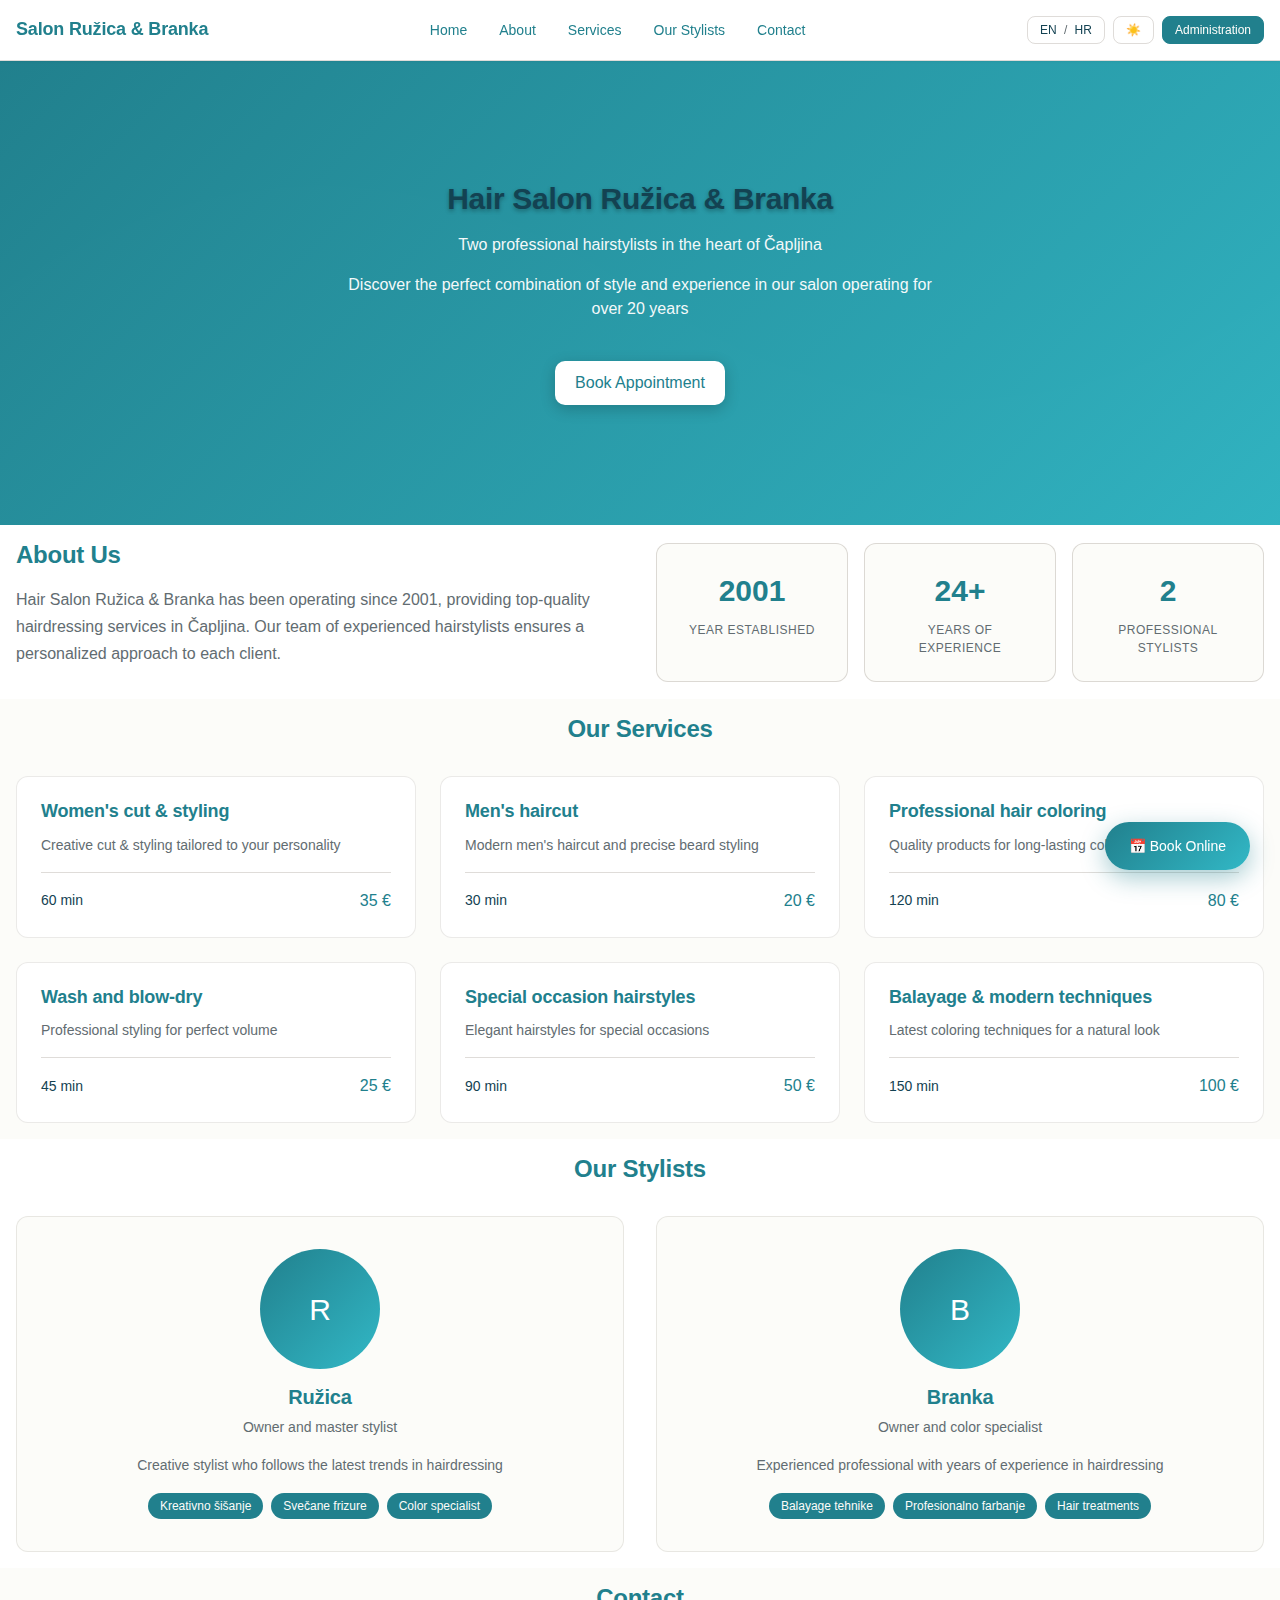
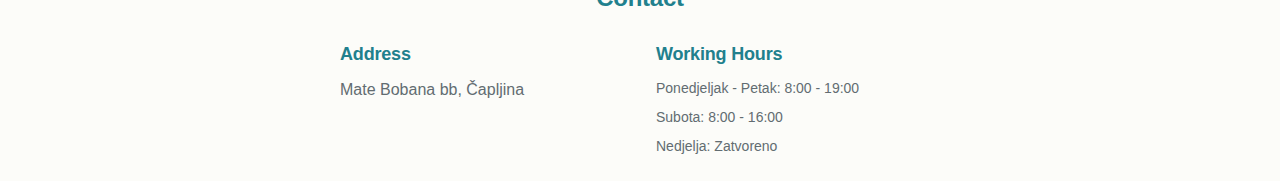
<file: index.html>
<!DOCTYPE html>
<html lang="hr" data-color-scheme="light">
<head>
    <meta charset="UTF-8">
    <meta name="viewport" content="width=device-width, initial-scale=1.0">
    <title>Frizerski salon Ružica & Branka - Online rezervacija</title>
    
    <!-- PWA Meta Tags -->
    <meta name="description" content="Frizerski salon Ružica & Branka u Čapljini - Online rezervacija termina">
    <meta name="theme-color" content="#21808d">
    <meta name="apple-mobile-web-app-capable" content="yes">
    <meta name="apple-mobile-web-app-status-bar-style" content="default">
    <meta name="apple-mobile-web-app-title" content="Salon Ružica & Branka">
    
    <link rel="stylesheet" href="style.css">
</head>
<body>
    <!-- Loading Spinner -->
    <div id="loading-spinner" class="loading-overlay hidden">
        <div class="spinner"></div>
        <p data-translate="loading">Učitavanje...</p>
    </div>

    <!-- Header -->
    <header class="main-header">
        <div class="container">
            <div class="header-content">
                <div class="brand">
                    <h1 data-translate="salon_name">Salon Ružica & Branka</h1>
                </div>
                
                <nav class="main-nav">
                    <a href="#home" data-translate="nav_home">Početna</a>
                    <a href="#about" data-translate="nav_about">O nama</a>
                    <a href="#services" data-translate="nav_services">Usluge</a>
                    <a href="#stylists" data-translate="nav_stylists">Naše frizerke</a>
                    <a href="#contact" data-translate="nav_contact">Kontakt</a>
                </nav>
                
                <div class="header-controls">
                    <button id="language-toggle" class="control-btn" aria-label="Promijeni jezik">
                        <span id="current-lang">HR</span>
                        <span class="divider">/</span>
                        <span id="other-lang">EN</span>
                    </button>
                    
                    <button id="theme-toggle" class="control-btn" aria-label="Promijeni temu">
                        <span id="current-theme">☀️</span>
                    </button>
                    
                    <button id="admin-toggle" class="control-btn admin-btn" data-translate="admin_title">
                        👤 Administracija
                    </button>
                </div>
            </div>
        </div>
    </header>

    <!-- Main Content -->
    <main id="main-content">
        <!-- Hero Section -->
        <section id="home" class="hero-section">
            <div class="hero-bg"></div>
            <div class="container">
                <div class="hero-content">
                    <h1 data-translate="hero_title">Frizerski salon Ružica & Branka</h1>
                    <p data-translate="hero_subtitle">Dvije profesionalne frizerke u srcu Čapljine</p>
                    <p data-translate="hero_description">Otkrijte savršenu kombinaciju stila i iskustva u našem salonu koji djeluje već preko 20 godina</p>
                    <button class="btn btn--primary btn--lg hero-cta" data-translate="hero_cta">Rezervirajte termin</button>
                </div>
            </div>
        </section>

        <!-- About Section -->
        <section id="about" class="about-section py-16">
            <div class="container">
                <div class="about-content">
                    <div class="about-text">
                        <h2 data-translate="about_title">O nama</h2>
                        <p data-translate="about_description">Frizerski salon Ružica & Branka posluje od 2001. godine, pružajući vrhunske frizerske usluge u Čapljini. Naš tim iskusnih frizerki osigurava personalizirani pristup svakom klijentu.</p>
                    </div>
                    <div class="stats-grid">
                        <div class="stat-item">
                            <div class="stat-number">2001</div>
                            <div class="stat-label" data-translate="stat_established">Godina osnivanja</div>
                        </div>
                        <div class="stat-item">
                            <div class="stat-number">24+</div>
                            <div class="stat-label" data-translate="stat_experience">Godina iskustva</div>
                        </div>
                        <div class="stat-item">
                            <div class="stat-number">2</div>
                            <div class="stat-label" data-translate="stat_stylists">Profesionalne frizerke</div>
                        </div>
                    </div>
                </div>
            </div>
        </section>

        <!-- Services Section -->
        <section id="services" class="services-section py-16">
            <div class="container">
                <h2 data-translate="services_title">Naše usluge</h2>
                <div class="services-grid">
                    <!-- Services will be populated by JavaScript -->
                </div>
            </div>
        </section>

        <!-- Stylists Section -->
        <section id="stylists" class="stylists-section py-16">
            <div class="container">
                <h2 data-translate="stylists_title">Naše frizerke</h2>
                <div class="stylists-grid">
                    <!-- Stylists will be populated by JavaScript -->
                </div>
            </div>
        </section>

        <!-- Contact Section -->
        <section id="contact" class="contact-section py-16">
            <div class="container">
                <h2 data-translate="contact_title">Kontakt</h2>
                <div class="contact-content">
                    <div class="contact-info">
                        <div class="contact-item">
                            <h3 data-translate="address_title">Adresa</h3>
                            <p>Mate Bobana bb, Čapljina</p>
                        </div>
                        <div class="contact-item">
                            <h3 data-translate="hours_title">Radno vrijeme</h3>
                            <div class="hours-list">
                                <div>Ponedjeljak - Petak: 8:00 - 19:00</div>
                                <div>Subota: 8:00 - 16:00</div>
                                <div>Nedjelja: Zatvoreno</div>
                            </div>
                        </div>
                    </div>
                </div>
            </div>
        </section>
    </main>

    <!-- Floating Booking Button -->
    <button id="floating-booking-btn" class="floating-booking-btn" data-translate="float_btn">
        📅 Rezerviraj Online
    </button>

    <!-- Booking Modal -->
    <div id="booking-modal" class="modal booking-modal">
        <div class="modal-content">
            <div class="modal-header">
                <h2 data-translate="book_title">Online Rezervacija</h2>
                <button id="close-booking" class="modal-close">&times;</button>
            </div>
            
            <!-- Step Progress -->
            <div class="progress-bar">
                <div class="progress-steps">
                    <div class="step active" data-step="1">
                        <span class="step-number">1</span>
                        <span class="step-label" data-translate="step_date">Datum</span>
                    </div>
                    <div class="step" data-step="2">
                        <span class="step-number">2</span>
                        <span class="step-label" data-translate="step_time">Vrijeme</span>
                    </div>
                    <div class="step" data-step="3">
                        <span class="step-number">3</span>
                        <span class="step-label" data-translate="step_service">Usluga</span>
                    </div>
                    <div class="step" data-step="4">
                        <span class="step-number">4</span>
                        <span class="step-label" data-translate="step_stylist">Frizerka</span>
                    </div>
                    <div class="step" data-step="5">
                        <span class="step-number">5</span>
                        <span class="step-label" data-translate="step_details">Podaci</span>
                    </div>
                    <div class="step" data-step="6">
                        <span class="step-number">6</span>
                        <span class="step-label" data-translate="step_confirm">Potvrda</span>
                    </div>
                </div>
            </div>

            <div class="modal-body">
                <!-- Booking Steps -->
                <div class="booking-steps">
                    <!-- Step 1: Date Selection -->
                    <div id="step-1" class="booking-step active">
                        <h3 data-translate="select_date">Odaberite datum</h3>
                        <div class="calendar-container">
                            <div class="calendar-header">
                                <button id="prev-month" class="nav-btn">&lt;</button>
                                <h4 id="calendar-month">Lipanj 2025</h4>
                                <button id="next-month" class="nav-btn">&gt;</button>
                            </div>
                            <div class="calendar-grid">
                                <div class="calendar-weekdays">
                                    <div class="weekday">Pon</div>
                                    <div class="weekday">Uto</div>
                                    <div class="weekday">Sri</div>
                                    <div class="weekday">Čet</div>
                                    <div class="weekday">Pet</div>
                                    <div class="weekday">Sub</div>
                                    <div class="weekday">Ned</div>
                                </div>
                                <div id="calendar-days" class="calendar-days">
                                    <!-- Days will be populated by JavaScript -->
                                </div>
                            </div>
                        </div>
                    </div>

                    <!-- Step 2: Time Selection -->
                    <div id="step-2" class="booking-step">
                        <h3 data-translate="select_time">Odaberite vrijeme</h3>
                        <div class="time-slots">
                            <!-- Time slots will be populated by JavaScript -->
                        </div>
                    </div>

                    <!-- Step 3: Service Selection -->
                    <div id="step-3" class="booking-step">
                        <h3 data-translate="select_service">Odaberite uslugu</h3>
                        <div class="services-list">
                            <!-- Services will be populated by JavaScript -->
                        </div>
                    </div>

                    <!-- Step 4: Stylist Selection -->
                    <div id="step-4" class="booking-step">
                        <h3 data-translate="select_stylist">Odaberite frizerku</h3>
                        <div class="stylists-list">
                            <!-- Stylists will be populated by JavaScript -->
                        </div>
                    </div>

                    <!-- Step 5: Contact Details -->
                    <div id="step-5" class="booking-step">
                        <h3 data-translate="enter_details">Unesite svoje podatke</h3>
                        <form id="booking-form" class="booking-form">
                            <div class="form-group">
                                <label for="client-name" data-translate="name_label">Ime i prezime</label>
                                <input type="text" id="client-name" class="form-control" name="name" required>
                            </div>
                            
                            <div class="form-group">
                                <label for="client-phone" data-translate="phone_label">Broj telefona</label>
                                <input type="tel" id="client-phone" class="form-control" name="phone" required>
                            </div>
                            
                            <div class="form-group">
                                <label for="client-email" data-translate="email_label">Email adresa</label>
                                <input type="email" id="client-email" class="form-control" name="email">
                            </div>
                            
                            <div class="form-group">
                                <label for="booking-notes" data-translate="notes_label">Napomene (opcionalno)</label>
                                <textarea id="booking-notes" class="form-control" name="notes" rows="3"></textarea>
                            </div>
                        </form>
                    </div>

                    <!-- Step 6: Confirmation -->
                    <div id="step-6" class="booking-step">
                        <h3 data-translate="confirm_booking">Potvrda rezervacije</h3>
                        <div class="booking-summary">
                            <!-- Summary will be populated by JavaScript -->
                        </div>
                    </div>
                </div>
            </div>

            <div class="modal-footer">
                <button id="prev-step" class="btn btn--secondary" data-translate="previous">Nazad</button>
                <button id="next-step" class="btn btn--primary" data-translate="next">Dalje</button>
                <button id="confirm-booking" class="btn btn--primary hidden" data-translate="confirm">Potvrdi rezervaciju</button>
            </div>
        </div>
    </div>

    <!-- Admin Modal -->
    <div id="admin-modal" class="modal admin-modal">
        <div class="modal-content">
            <div class="modal-header">
                <h2 data-translate="admin_title">Administracija</h2>
                <button id="close-admin" class="modal-close">&times;</button>
            </div>
            
            <div class="modal-body">
                <!-- Admin Login -->
                <div id="admin-login" class="admin-section active">
                    <form id="login-form" class="login-form">
                        <div class="form-group">
                            <label for="admin-email" data-translate="email_label">Email</label>
                            <input type="email" id="admin-email" class="form-control" required 
                                   placeholder="ruzica@salon.hr ili branka@salon.hr">
                        </div>
                        <div class="form-group">
                            <label for="admin-password" data-translate="password_label">Lozinka</label>
                            <input type="password" id="admin-password" class="form-control" required
                                   placeholder="demo123">
                        </div>
                        <button type="submit" class="btn btn--primary" data-translate="login">Prijaviť se</button>
                        <p class="demo-info">Demo podaci: ruzica@salon.hr / demo123</p>
                    </form>
                </div>

                <!-- Admin Dashboard -->
                <div id="admin-dashboard" class="admin-section">
                    <div class="dashboard-header">
                        <h3 data-translate="dashboard_title">Dashboard</h3>
                        <button id="admin-logout" class="btn btn--secondary" data-translate="logout">Odjava</button>
                    </div>
                    
                    <!-- Today's Appointments -->
                    <div class="dashboard-section">
                        <h4 data-translate="todays_appointments">Današnji termini</h4>
                        <div id="todays-appointments" class="appointments-list">
                            <!-- Today's appointments will be populated here -->
                        </div>
                    </div>
                    
                    <!-- All Appointments -->
                    <div class="dashboard-section">
                        <h4 data-translate="all_appointments">Svi termini</h4>
                        <div class="filters">
                            <input type="date" id="filter-date" class="form-control">
                            <select id="filter-stylist" class="form-control">
                                <option value="" data-translate="all_stylists">Sve frizerke</option>
                                <option value="Ružica">Ružica</option>
                                <option value="Branka">Branka</option>
                            </select>
                        </div>
                        <div id="all-appointments" class="appointments-list">
                            <!-- All appointments will be populated here -->
                        </div>
                    </div>
                </div>
            </div>
        </div>
    </div>

    <!-- Success Modal -->
    <div id="success-modal" class="modal success-modal">
        <div class="modal-content">
            <div class="modal-header">
                <h3 data-translate="booking_success">Rezervacija uspješna!</h3>
                <button id="close-success" class="modal-close">&times;</button>
            </div>
            <div class="modal-body">
                <p data-translate="booking_success_message">Vaša rezervacija je uspješno kreirana. Dostat ćete potvrdu na email.</p>
                <div id="booking-details" class="booking-details">
                    <!-- Booking details will be populated here -->
                </div>
            </div>
            <div class="modal-footer">
                <button id="new-booking" class="btn btn--primary" data-translate="new_booking">Nova rezervacija</button>
            </div>
        </div>
    </div>

    <!-- Toast Notifications -->
    <div id="toast-container" class="toast-container"></div>

    <script src="app.js"></script>
</body>
</html>
</file>
<file: style.css>
:root {
  /* Colors */
  --color-background: rgba(252, 252, 249, 1);
  --color-surface: rgba(255, 255, 253, 1);
  --color-text: rgba(19, 52, 59, 1);
  --color-text-secondary: rgba(98, 108, 113, 1);
  --color-primary: rgba(33, 128, 141, 1);
  --color-primary-hover: rgba(29, 116, 128, 1);
  --color-primary-active: rgba(26, 104, 115, 1);
  --color-secondary: rgba(94, 82, 64, 0.12);
  --color-secondary-hover: rgba(94, 82, 64, 0.2);
  --color-secondary-active: rgba(94, 82, 64, 0.25);
  --color-border: rgba(94, 82, 64, 0.2);
  --color-btn-primary-text: rgba(252, 252, 249, 1);
  --color-card-border: rgba(94, 82, 64, 0.12);
  --color-card-border-inner: rgba(94, 82, 64, 0.12);
  --color-error: rgba(192, 21, 47, 1);
  --color-success: rgba(33, 128, 141, 1);
  --color-warning: rgba(168, 75, 47, 1);
  --color-info: rgba(98, 108, 113, 1);
  --color-focus-ring: rgba(33, 128, 141, 0.4);
  --color-select-caret: rgba(19, 52, 59, 0.8);

  /* Common style patterns */
  --focus-ring: 0 0 0 3px var(--color-focus-ring);
  --focus-outline: 2px solid var(--color-primary);
  --status-bg-opacity: 0.15;
  --status-border-opacity: 0.25;
  --select-caret-light: url("data:image/svg+xml,%3Csvg xmlns='http://www.w3.org/2000/svg' width='16' height='16' viewBox='0 0 24 24' fill='none' stroke='%23134252' stroke-width='2' stroke-linecap='round' stroke-linejoin='round'%3E%3Cpolyline points='6 9 12 15 18 9'%3E%3C/polyline%3E%3C/svg%3E");
  --select-caret-dark: url("data:image/svg+xml,%3Csvg xmlns='http://www.w3.org/2000/svg' width='16' height='16' viewBox='0 0 24 24' fill='none' stroke='%23f5f5f5' stroke-width='2' stroke-linecap='round' stroke-linejoin='round'%3E%3Cpolyline points='6 9 12 15 18 9'%3E%3C/polyline%3E%3C/svg%3E");

  /* RGB versions for opacity control */
  --color-success-rgb: 33, 128, 141;
  --color-error-rgb: 192, 21, 47;
  --color-warning-rgb: 168, 75, 47;
  --color-info-rgb: 98, 108, 113;

  /* Typography */
  --font-family-base: "FKGroteskNeue", "Geist", "Inter", -apple-system,
    BlinkMacSystemFont, "Segoe UI", Roboto, sans-serif;
  --font-family-mono: "Berkeley Mono", ui-monospace, SFMono-Regular, Menlo,
    Monaco, Consolas, monospace;
  --font-size-xs: 11px;
  --font-size-sm: 12px;
  --font-size-base: 14px;
  --font-size-md: 14px;
  --font-size-lg: 16px;
  --font-size-xl: 18px;
  --font-size-2xl: 20px;
  --font-size-3xl: 24px;
  --font-size-4xl: 30px;
  --font-weight-normal: 400;
  --font-weight-medium: 500;
  --font-weight-semibold: 550;
  --font-weight-bold: 600;
  --line-height-tight: 1.2;
  --line-height-normal: 1.5;
  --letter-spacing-tight: -0.01em;

  /* Spacing */
  --space-0: 0;
  --space-1: 1px;
  --space-2: 2px;
  --space-4: 4px;
  --space-6: 6px;
  --space-8: 8px;
  --space-10: 10px;
  --space-12: 12px;
  --space-16: 16px;
  --space-20: 20px;
  --space-24: 24px;
  --space-32: 32px;

  /* Border Radius */
  --radius-sm: 6px;
  --radius-base: 8px;
  --radius-md: 10px;
  --radius-lg: 12px;
  --radius-full: 9999px;

  /* Shadows */
  --shadow-xs: 0 1px 2px rgba(0, 0, 0, 0.02);
  --shadow-sm: 0 1px 3px rgba(0, 0, 0, 0.04), 0 1px 2px rgba(0, 0, 0, 0.02);
  --shadow-md: 0 4px 6px -1px rgba(0, 0, 0, 0.04),
    0 2px 4px -1px rgba(0, 0, 0, 0.02);
  --shadow-lg: 0 10px 15px -3px rgba(0, 0, 0, 0.04),
    0 4px 6px -2px rgba(0, 0, 0, 0.02);
  --shadow-inset-sm: inset 0 1px 0 rgba(255, 255, 255, 0.15),
    inset 0 -1px 0 rgba(0, 0, 0, 0.03);

  /* Animation */
  --duration-fast: 150ms;
  --duration-normal: 250ms;
  --ease-standard: cubic-bezier(0.16, 1, 0.3, 1);

  /* Layout */
  --container-sm: 640px;
  --container-md: 768px;
  --container-lg: 1024px;
  --container-xl: 1280px;
}

/* Dark mode colors */
@media (prefers-color-scheme: dark) {
  :root {
    --color-background: rgba(31, 33, 33, 1);
    --color-surface: rgba(38, 40, 40, 1);
    --color-text: rgba(245, 245, 245, 1);
    --color-text-secondary: rgba(167, 169, 169, 0.7);
    --color-primary: rgba(50, 184, 198, 1);
    --color-primary-hover: rgba(45, 166, 178, 1);
    --color-primary-active: rgba(41, 150, 161, 1);
    --color-secondary: rgba(119, 124, 124, 0.15);
    --color-secondary-hover: rgba(119, 124, 124, 0.25);
    --color-secondary-active: rgba(119, 124, 124, 0.3);
    --color-border: rgba(119, 124, 124, 0.3);
    --color-error: rgba(255, 84, 89, 1);
    --color-success: rgba(50, 184, 198, 1);
    --color-warning: rgba(230, 129, 97, 1);
    --color-info: rgba(167, 169, 169, 1);
    --color-focus-ring: rgba(50, 184, 198, 0.4);
    --color-btn-primary-text: rgba(19, 52, 59, 1);
    --color-card-border: rgba(119, 124, 124, 0.2);
    --color-card-border-inner: rgba(119, 124, 124, 0.15);
    --shadow-inset-sm: inset 0 1px 0 rgba(255, 255, 255, 0.1),
      inset 0 -1px 0 rgba(0, 0, 0, 0.15);
    --button-border-secondary: rgba(119, 124, 124, 0.2);
    --color-border-secondary: rgba(119, 124, 124, 0.2);
    --color-select-caret: rgba(245, 245, 245, 0.8);

    /* Common style patterns - updated for dark mode */
    --focus-ring: 0 0 0 3px var(--color-focus-ring);
    --focus-outline: 2px solid var(--color-primary);
    --status-bg-opacity: 0.15;
    --status-border-opacity: 0.25;
    --select-caret-light: url("data:image/svg+xml,%3Csvg xmlns='http://www.w3.org/2000/svg' width='16' height='16' viewBox='0 0 24 24' fill='none' stroke='%23134252' stroke-width='2' stroke-linecap='round' stroke-linejoin='round'%3E%3Cpolyline points='6 9 12 15 18 9'%3E%3C/polyline%3E%3C/svg%3E");
    --select-caret-dark: url("data:image/svg+xml,%3Csvg xmlns='http://www.w3.org/2000/svg' width='16' height='16' viewBox='0 0 24 24' fill='none' stroke='%23f5f5f5' stroke-width='2' stroke-linecap='round' stroke-linejoin='round'%3E%3Cpolyline points='6 9 12 15 18 9'%3E%3C/polyline%3E%3C/svg%3E");

    /* RGB versions for dark mode */
    --color-success-rgb: 50, 184, 198;
    --color-error-rgb: 255, 84, 89;
    --color-warning-rgb: 230, 129, 97;
    --color-info-rgb: 167, 169, 169;
  }
}

/* Data attribute for manual theme switching */
[data-color-scheme="dark"] {
  --color-background: rgba(31, 33, 33, 1);
  --color-surface: rgba(38, 40, 40, 1);
  --color-text: rgba(245, 245, 245, 1);
  --color-text-secondary: rgba(167, 169, 169, 0.7);
  --color-primary: rgba(50, 184, 198, 1);
  --color-primary-hover: rgba(45, 166, 178, 1);
  --color-primary-active: rgba(41, 150, 161, 1);
  --color-secondary: rgba(119, 124, 124, 0.15);
  --color-secondary-hover: rgba(119, 124, 124, 0.25);
  --color-secondary-active: rgba(119, 124, 124, 0.3);
  --color-border: rgba(119, 124, 124, 0.3);
  --color-error: rgba(255, 84, 89, 1);
  --color-success: rgba(50, 184, 198, 1);
  --color-warning: rgba(230, 129, 97, 1);
  --color-info: rgba(167, 169, 169, 1);
  --color-focus-ring: rgba(50, 184, 198, 0.4);
  --color-btn-primary-text: rgba(19, 52, 59, 1);
  --color-card-border: rgba(119, 124, 124, 0.15);
  --color-card-border-inner: rgba(119, 124, 124, 0.15);
  --shadow-inset-sm: inset 0 1px 0 rgba(255, 255, 255, 0.1),
    inset 0 -1px 0 rgba(0, 0, 0, 0.15);
  --color-border-secondary: rgba(119, 124, 124, 0.2);
  --color-select-caret: rgba(245, 245, 245, 0.8);

  /* Common style patterns - updated for dark mode */
  --focus-ring: 0 0 0 3px var(--color-focus-ring);
  --focus-outline: 2px solid var(--color-primary);
  --status-bg-opacity: 0.15;
  --status-border-opacity: 0.25;
  --select-caret-light: url("data:image/svg+xml,%3Csvg xmlns='http://www.w3.org/2000/svg' width='16' height='16' viewBox='0 0 24 24' fill='none' stroke='%23134252' stroke-width='2' stroke-linecap='round' stroke-linejoin='round'%3E%3Cpolyline points='6 9 12 15 18 9'%3E%3C/polyline%3E%3C/svg%3E");
  --select-caret-dark: url("data:image/svg+xml,%3Csvg xmlns='http://www.w3.org/2000/svg' width='16' height='16' viewBox='0 0 24 24' fill='none' stroke='%23f5f5f5' stroke-width='2' stroke-linecap='round' stroke-linejoin='round'%3E%3Cpolyline points='6 9 12 15 18 9'%3E%3C/polyline%3E%3C/svg%3E");

  /* RGB versions for dark mode */
  --color-success-rgb: 50, 184, 198;
  --color-error-rgb: 255, 84, 89;
  --color-warning-rgb: 230, 129, 97;
  --color-info-rgb: 167, 169, 169;
}

[data-color-scheme="light"] {
  --color-background: rgba(252, 252, 249, 1);
  --color-surface: rgba(255, 255, 253, 1);
  --color-text: rgba(19, 52, 59, 1);
  --color-text-secondary: rgba(98, 108, 113, 1);
  --color-primary: rgba(33, 128, 141, 1);
  --color-primary-hover: rgba(29, 116, 128, 1);
  --color-primary-active: rgba(26, 104, 115, 1);
  --color-secondary: rgba(94, 82, 64, 0.12);
  --color-secondary-hover: rgba(94, 82, 64, 0.2);
  --color-secondary-active: rgba(94, 82, 64, 0.25);
  --color-border: rgba(94, 82, 64, 0.2);
  --color-btn-primary-text: rgba(252, 252, 249, 1);
  --color-card-border: rgba(94, 82, 64, 0.12);
  --color-card-border-inner: rgba(94, 82, 64, 0.12);
  --color-error: rgba(192, 21, 47, 1);
  --color-success: rgba(33, 128, 141, 1);
  --color-warning: rgba(168, 75, 47, 1);
  --color-info: rgba(98, 108, 113, 1);
  --color-focus-ring: rgba(33, 128, 141, 0.4);

  /* RGB versions for light mode */
  --color-success-rgb: 33, 128, 141;
  --color-error-rgb: 192, 21, 47;
  --color-warning-rgb: 168, 75, 47;
  --color-info-rgb: 98, 108, 113;
}

/* Base styles */
html {
  font-size: var(--font-size-base);
  font-family: var(--font-family-base);
  line-height: var(--line-height-normal);
  color: var(--color-text);
  background-color: var(--color-background);
  -webkit-font-smoothing: antialiased;
  box-sizing: border-box;
}

body {
  margin: 0;
  padding: 0;
}

*,
*::before,
*::after {
  box-sizing: inherit;
}

/* Typography */
h1,
h2,
h3,
h4,
h5,
h6 {
  margin: 0;
  font-weight: var(--font-weight-semibold);
  line-height: var(--line-height-tight);
  color: var(--color-text);
  letter-spacing: var(--letter-spacing-tight);
}

h1 {
  font-size: var(--font-size-4xl);
}
h2 {
  font-size: var(--font-size-3xl);
}
h3 {
  font-size: var(--font-size-2xl);
}
h4 {
  font-size: var(--font-size-xl);
}
h5 {
  font-size: var(--font-size-lg);
}
h6 {
  font-size: var(--font-size-md);
}

p {
  margin: 0 0 var(--space-16) 0;
}

a {
  color: var(--color-primary);
  text-decoration: none;
  transition: color var(--duration-fast) var(--ease-standard);
}

a:hover {
  color: var(--color-primary-hover);
}

code,
pre {
  font-family: var(--font-family-mono);
  font-size: calc(var(--font-size-base) * 0.95);
  background-color: var(--color-secondary);
  border-radius: var(--radius-sm);
}

code {
  padding: var(--space-1) var(--space-4);
}

pre {
  padding: var(--space-16);
  margin: var(--space-16) 0;
  overflow: auto;
  border: 1px solid var(--color-border);
}

pre code {
  background: none;
  padding: 0;
}

/* Buttons */
.btn {
  display: inline-flex;
  align-items: center;
  justify-content: center;
  padding: var(--space-8) var(--space-16);
  border-radius: var(--radius-base);
  font-size: var(--font-size-base);
  font-weight: 500;
  line-height: 1.5;
  cursor: pointer;
  transition: all var(--duration-normal) var(--ease-standard);
  border: none;
  text-decoration: none;
  position: relative;
}

.btn:focus-visible {
  outline: none;
  box-shadow: var(--focus-ring);
}

.btn--primary {
  background: var(--color-primary);
  color: var(--color-btn-primary-text);
}

.btn--primary:hover {
  background: var(--color-primary-hover);
}

.btn--primary:active {
  background: var(--color-primary-active);
}

.btn--secondary {
  background: var(--color-secondary);
  color: var(--color-text);
}

.btn--secondary:hover {
  background: var(--color-secondary-hover);
}

.btn--secondary:active {
  background: var(--color-secondary-active);
}

.btn--outline {
  background: transparent;
  border: 1px solid var(--color-border);
  color: var(--color-text);
}

.btn--outline:hover {
  background: var(--color-secondary);
}

.btn--sm {
  padding: var(--space-4) var(--space-12);
  font-size: var(--font-size-sm);
  border-radius: var(--radius-sm);
}

.btn--lg {
  padding: var(--space-10) var(--space-20);
  font-size: var(--font-size-lg);
  border-radius: var(--radius-md);
}

.btn--full-width {
  width: 100%;
}

.btn:disabled {
  opacity: 0.5;
  cursor: not-allowed;
}

/* Form elements */
.form-control {
  display: block;
  width: 100%;
  padding: var(--space-8) var(--space-12);
  font-size: var(--font-size-md);
  line-height: 1.5;
  color: var(--color-text);
  background-color: var(--color-surface);
  border: 1px solid var(--color-border);
  border-radius: var(--radius-base);
  transition: border-color var(--duration-fast) var(--ease-standard),
    box-shadow var(--duration-fast) var(--ease-standard);
}

textarea.form-control {
  font-family: var(--font-family-base);
  font-size: var(--font-size-base);
}

select.form-control {
  padding: var(--space-8) var(--space-12);
  -webkit-appearance: none;
  -moz-appearance: none;
  appearance: none;
  background-image: var(--select-caret-light);
  background-repeat: no-repeat;
  background-position: right var(--space-12) center;
  background-size: 16px;
  padding-right: var(--space-32);
}

/* Add a dark mode specific caret */
@media (prefers-color-scheme: dark) {
  select.form-control {
    background-image: var(--select-caret-dark);
  }
}

/* Also handle data-color-scheme */
[data-color-scheme="dark"] select.form-control {
  background-image: var(--select-caret-dark);
}

[data-color-scheme="light"] select.form-control {
  background-image: var(--select-caret-light);
}

.form-control:focus {
  border-color: var(--color-primary);
  outline: var(--focus-outline);
}

.form-label {
  display: block;
  margin-bottom: var(--space-8);
  font-weight: var(--font-weight-medium);
  font-size: var(--font-size-sm);
}

.form-group {
  margin-bottom: var(--space-16);
}

/* Card component */
.card {
  background-color: var(--color-surface);
  border-radius: var(--radius-lg);
  border: 1px solid var(--color-card-border);
  box-shadow: var(--shadow-sm);
  overflow: hidden;
  transition: box-shadow var(--duration-normal) var(--ease-standard);
}

.card:hover {
  box-shadow: var(--shadow-md);
}

.card__body {
  padding: var(--space-16);
}

.card__header,
.card__footer {
  padding: var(--space-16);
  border-bottom: 1px solid var(--color-card-border-inner);
}

/* Status indicators - simplified with CSS variables */
.status {
  display: inline-flex;
  align-items: center;
  padding: var(--space-6) var(--space-12);
  border-radius: var(--radius-full);
  font-weight: var(--font-weight-medium);
  font-size: var(--font-size-sm);
}

.status--success {
  background-color: rgba(
    var(--color-success-rgb, 33, 128, 141),
    var(--status-bg-opacity)
  );
  color: var(--color-success);
  border: 1px solid
    rgba(var(--color-success-rgb, 33, 128, 141), var(--status-border-opacity));
}

.status--error {
  background-color: rgba(
    var(--color-error-rgb, 192, 21, 47),
    var(--status-bg-opacity)
  );
  color: var(--color-error);
  border: 1px solid
    rgba(var(--color-error-rgb, 192, 21, 47), var(--status-border-opacity));
}

.status--warning {
  background-color: rgba(
    var(--color-warning-rgb, 168, 75, 47),
    var(--status-bg-opacity)
  );
  color: var(--color-warning);
  border: 1px solid
    rgba(var(--color-warning-rgb, 168, 75, 47), var(--status-border-opacity));
}

.status--info {
  background-color: rgba(
    var(--color-info-rgb, 98, 108, 113),
    var(--status-bg-opacity)
  );
  color: var(--color-info);
  border: 1px solid
    rgba(var(--color-info-rgb, 98, 108, 113), var(--status-border-opacity));
}

/* Container layout */
.container {
  width: 100%;
  margin-right: auto;
  margin-left: auto;
  padding-right: var(--space-16);
  padding-left: var(--space-16);
}

@media (min-width: 640px) {
  .container {
    max-width: var(--container-sm);
  }
}
@media (min-width: 768px) {
  .container {
    max-width: var(--container-md);
  }
}
@media (min-width: 1024px) {
  .container {
    max-width: var(--container-lg);
  }
}
@media (min-width: 1280px) {
  .container {
    max-width: var(--container-xl);
  }
}

/* Utility classes */
.flex {
  display: flex;
}
.flex-col {
  flex-direction: column;
}
.items-center {
  align-items: center;
}
.justify-center {
  justify-content: center;
}
.justify-between {
  justify-content: space-between;
}
.gap-4 {
  gap: var(--space-4);
}
.gap-8 {
  gap: var(--space-8);
}
.gap-16 {
  gap: var(--space-16);
}

.m-0 {
  margin: 0;
}
.mt-8 {
  margin-top: var(--space-8);
}
.mb-8 {
  margin-bottom: var(--space-8);
}
.mx-8 {
  margin-left: var(--space-8);
  margin-right: var(--space-8);
}
.my-8 {
  margin-top: var(--space-8);
  margin-bottom: var(--space-8);
}

.p-0 {
  padding: 0;
}
.py-8 {
  padding-top: var(--space-8);
  padding-bottom: var(--space-8);
}
.px-8 {
  padding-left: var(--space-8);
  padding-right: var(--space-8);
}
.py-16 {
  padding-top: var(--space-16);
  padding-bottom: var(--space-16);
}
.px-16 {
  padding-left: var(--space-16);
  padding-right: var(--space-16);
}

.block {
  display: block;
}
.hidden {
  display: none;
}

/* Accessibility */
.sr-only {
  position: absolute;
  width: 1px;
  height: 1px;
  padding: 0;
  margin: -1px;
  overflow: hidden;
  clip: rect(0, 0, 0, 0);
  white-space: nowrap;
  border-width: 0;
}

:focus-visible {
  outline: var(--focus-outline);
  outline-offset: 2px;
}

/* Dark mode specifics */
[data-color-scheme="dark"] .btn--outline {
  border: 1px solid var(--color-border-secondary);
}

@font-face {
  font-family: 'FKGroteskNeue';
  src: url('https://www.perplexity.ai/fonts/FKGroteskNeue.woff2')
    format('woff2');
}

/* Salon specific variables and overrides */
:root {
  --salon-primary: #21808d;
  --salon-primary-hover: #1d7480;
  --salon-primary-active: #196a75;
  --salon-background: #fcfcf9;
  --salon-surface: #ffffff;
  --salon-text: #134252;
  --salon-text-secondary: #626c71;
  --salon-gradient: linear-gradient(135deg, #21808d 0%, #32b8c6 100%);
  --salon-hero-bg: linear-gradient(rgba(33, 128, 141, 0.8), rgba(33, 128, 141, 0.8)), 
                   url('data:image/svg+xml,<svg xmlns="http://www.w3.org/2000/svg" viewBox="0 0 1200 800"><rect fill="%2321808d" width="1200" height="800"/><path fill="%23ffffff" fill-opacity="0.1" d="M0,400 Q300,200 600,400 T1200,400 V800 H0 Z"/></svg>');
}

/* Dark mode salon colors */
[data-color-scheme="dark"] {
  --salon-primary: #32b8c6;
  --salon-primary-hover: #2ba6b4;
  --salon-primary-active: #269aa8;
  --salon-background: #000000;
  --salon-surface: #1a1a1a;
  --salon-text: #f5f5f5;
  --salon-text-secondary: #a7a9a9;
  --salon-gradient: linear-gradient(135deg, #32b8c6 0%, #21808d 100%);
}

/* Update color variables to use salon colors */
:root {
  --color-primary: var(--salon-primary);
  --color-primary-hover: var(--salon-primary-hover);
  --color-primary-active: var(--salon-primary-active);
  --color-background: var(--salon-background);
  --color-surface: var(--salon-surface);
  --color-text: var(--salon-text);
  --color-text-secondary: var(--salon-text-secondary);
}

/* Main Header */
.main-header {
  background: var(--color-surface);
  border-bottom: 1px solid var(--color-border);
  position: sticky;
  top: 0;
  z-index: 100;
  box-shadow: var(--shadow-sm);
}

.header-content {
  display: flex;
  align-items: center;
  justify-content: space-between;
  padding: var(--space-16) 0;
}

.brand h1 {
  font-size: var(--font-size-xl);
  color: var(--color-primary);
  margin: 0;
}

.main-nav {
  display: flex;
  gap: var(--space-32);
}

.main-nav a {
  font-weight: var(--font-weight-medium);
  transition: color var(--duration-fast);
}

.main-nav a:hover {
  color: var(--color-primary);
}

.header-controls {
  display: flex;
  gap: var(--space-8);
  align-items: center;
}

.control-btn {
  background: none;
  border: 1px solid var(--color-border);
  padding: var(--space-6) var(--space-12);
  border-radius: var(--radius-base);
  font-size: var(--font-size-sm);
  cursor: pointer;
  transition: all var(--duration-fast);
  color: var(--color-text);
}

.control-btn:hover {
  background: var(--color-secondary);
  border-color: var(--color-primary);
}

.admin-btn {
  background: var(--color-primary);
  color: var(--color-btn-primary-text);
  border-color: var(--color-primary);
}

.admin-btn:hover {
  background: var(--color-primary-hover);
}

.divider {
  color: var(--color-text-secondary);
  margin: 0 var(--space-4);
}

/* Hero Section */
.hero-section {
  background: var(--salon-hero-bg);
  background-size: cover;
  background-position: center;
  color: white;
  text-align: center;
  padding: 120px 0;
  position: relative;
  overflow: hidden;
}

.hero-bg {
  position: absolute;
  top: 0;
  left: 0;
  right: 0;
  bottom: 0;
  background: var(--salon-gradient);
  opacity: 0.9;
}

.hero-content {
  position: relative;
  z-index: 2;
  max-width: 600px;
  margin: 0 auto;
}

.hero-content h1 {
  font-size: var(--font-size-4xl);
  margin-bottom: var(--space-16);
  text-shadow: 0 2px 4px rgba(0,0,0,0.3);
}

.hero-content p {
  font-size: var(--font-size-lg);
  margin-bottom: var(--space-16);
  opacity: 0.95;
}

.hero-cta {
  margin-top: var(--space-24);
  background: white;
  color: var(--color-primary);
  border: none;
  box-shadow: 0 4px 15px rgba(0,0,0,0.2);
}

.hero-cta:hover {
  background: #f8f8f8;
  transform: translateY(-2px);
  box-shadow: 0 6px 20px rgba(0,0,0,0.3);
}

/* About Section */
.about-section {
  background: var(--color-surface);
}

.about-content {
  display: grid;
  grid-template-columns: 1fr 1fr;
  gap: var(--space-32);
  align-items: center;
}

.about-text h2 {
  font-size: var(--font-size-3xl);
  margin-bottom: var(--space-16);
  color: var(--color-primary);
}

.about-text p {
  font-size: var(--font-size-lg);
  line-height: 1.7;
  color: var(--color-text-secondary);
}

.stats-grid {
  display: grid;
  grid-template-columns: repeat(3, 1fr);
  gap: var(--space-16);
}

.stat-item {
  text-align: center;
  padding: var(--space-24);
  background: var(--color-background);
  border-radius: var(--radius-lg);
  border: 1px solid var(--color-border);
}

.stat-number {
  font-size: var(--font-size-4xl);
  font-weight: var(--font-weight-bold);
  color: var(--color-primary);
  margin-bottom: var(--space-8);
}

.stat-label {
  font-size: var(--font-size-sm);
  color: var(--color-text-secondary);
  text-transform: uppercase;
  letter-spacing: 0.5px;
}

/* Services Section */
.services-section {
  background: var(--color-background);
}

.services-section h2 {
  text-align: center;
  font-size: var(--font-size-3xl);
  margin-bottom: var(--space-32);
  color: var(--color-primary);
}

.services-grid {
  display: grid;
  grid-template-columns: repeat(auto-fit, minmax(350px, 1fr));
  gap: var(--space-24);
}

.service-card {
  background: var(--color-surface);
  border-radius: var(--radius-lg);
  padding: var(--space-24);
  border: 1px solid var(--color-card-border);
  transition: all var(--duration-normal);
}

.service-card:hover {
  transform: translateY(-4px);
  box-shadow: var(--shadow-lg);
}

.service-card h3 {
  color: var(--color-primary);
  margin-bottom: var(--space-12);
  font-size: var(--font-size-xl);
}

.service-card p {
  color: var(--color-text-secondary);
  margin-bottom: var(--space-16);
}

.service-meta {
  display: flex;
  justify-content: space-between;
  align-items: center;
  margin-top: auto;
  padding-top: var(--space-16);
  border-top: 1px solid var(--color-border);
}

.service-duration,
.service-price {
  font-weight: var(--font-weight-medium);
  color: var(--color-text);
}

.service-price {
  color: var(--color-primary);
  font-size: var(--font-size-lg);
}

/* Stylists Section */
.stylists-section {
  background: var(--color-surface);
}

.stylists-section h2 {
  text-align: center;
  font-size: var(--font-size-3xl);
  margin-bottom: var(--space-32);
  color: var(--color-primary);
}

.stylists-grid {
  display: grid;
  grid-template-columns: repeat(auto-fit, minmax(400px, 1fr));
  gap: var(--space-32);
}

.stylist-card {
  background: var(--color-background);
  border-radius: var(--radius-lg);
  padding: var(--space-32);
  text-align: center;
  border: 1px solid var(--color-card-border);
  transition: all var(--duration-normal);
}

.stylist-card:hover {
  transform: translateY(-4px);
  box-shadow: var(--shadow-lg);
}

.stylist-avatar {
  width: 120px;
  height: 120px;
  border-radius: 50%;
  background: var(--salon-gradient);
  margin: 0 auto var(--space-16);
  display: flex;
  align-items: center;
  justify-content: center;
  font-size: var(--font-size-4xl);
  color: white;
}

.stylist-card h3 {
  color: var(--color-primary);
  margin-bottom: var(--space-8);
  font-size: var(--font-size-2xl);
}

.stylist-role {
  color: var(--color-text-secondary);
  font-weight: var(--font-weight-medium);
  margin-bottom: var(--space-16);
}

.stylist-description {
  color: var(--color-text-secondary);
  margin-bottom: var(--space-16);
  line-height: 1.6;
}

.specialties {
  display: flex;
  flex-wrap: wrap;
  gap: var(--space-8);
  justify-content: center;
}

.specialty-tag {
  background: var(--color-primary);
  color: var(--color-btn-primary-text);
  padding: var(--space-4) var(--space-12);
  border-radius: var(--radius-full);
  font-size: var(--font-size-sm);
  font-weight: var(--font-weight-medium);
}

/* Contact Section */
.contact-section {
  background: var(--color-background);
}

.contact-section h2 {
  text-align: center;
  font-size: var(--font-size-3xl);
  margin-bottom: var(--space-32);
  color: var(--color-primary);
}

.contact-content {
  max-width: 600px;
  margin: 0 auto;
}

.contact-info {
  display: grid;
  grid-template-columns: 1fr 1fr;
  gap: var(--space-32);
}

.contact-item h3 {
  color: var(--color-primary);
  margin-bottom: var(--space-12);
  font-size: var(--font-size-xl);
}

.contact-item p {
  color: var(--color-text-secondary);
  font-size: var(--font-size-lg);
}

.hours-list div {
  margin-bottom: var(--space-8);
  color: var(--color-text-secondary);
}

/* Floating Booking Button */
.floating-booking-btn {
  position: fixed;
  bottom: 30px;
  right: 30px;
  z-index: 999;
  padding: var(--space-16) var(--space-24);
  border-radius: var(--radius-full);
  background: var(--salon-gradient);
  color: white;
  border: none;
  box-shadow: 0 8px 25px rgba(33, 128, 141, 0.4);
  cursor: pointer;
  font-size: var(--font-size-md);
  font-weight: var(--font-weight-medium);
  transition: all var(--duration-normal);
  white-space: nowrap;
  display: flex;
  align-items: center;
  gap: var(--space-8);
}

.floating-booking-btn:hover {
  transform: translateY(-3px);
  box-shadow: 0 12px 35px rgba(33, 128, 141, 0.6);
}

.floating-booking-btn:active {
  transform: translateY(-1px);
}

/* Modal Styles */
.modal {
  position: fixed;
  top: 0;
  left: 0;
  right: 0;
  bottom: 0;
  background: rgba(0, 0, 0, 0.8);
  z-index: 10000;
  display: flex;
  align-items: center;
  justify-content: center;
  opacity: 0;
  visibility: hidden;
  transition: all var(--duration-normal);
  backdrop-filter: blur(5px);
}

.modal.active {
  opacity: 1;
  visibility: visible;
}

.modal-content {
  background: var(--color-surface);
  border-radius: var(--radius-lg);
  max-width: 90vw;
  max-height: 90vh;
  width: 800px;
  overflow: hidden;
  box-shadow: 0 25px 50px rgba(0, 0, 0, 0.3);
  transform: scale(0.9);
  transition: transform var(--duration-normal);
  display: flex;
  flex-direction: column;
}

.modal.active .modal-content {
  transform: scale(1);
}

.modal-header {
  padding: var(--space-24);
  border-bottom: 1px solid var(--color-border);
  display: flex;
  align-items: center;
  justify-content: space-between;
  background: var(--color-background);
}

.modal-header h2,
.modal-header h3 {
  margin: 0;
  color: var(--color-primary);
}

.modal-close {
  background: none;
  border: none;
  font-size: var(--font-size-3xl);
  cursor: pointer;
  color: var(--color-text-secondary);
  width: 40px;
  height: 40px;
  display: flex;
  align-items: center;
  justify-content: center;
  border-radius: 50%;
  transition: all var(--duration-fast);
}

.modal-close:hover {
  background: var(--color-secondary);
  color: var(--color-text);
}

.modal-body {
  padding: var(--space-24);
  flex: 1;
  overflow-y: auto;
}

.modal-footer {
  padding: var(--space-24);
  border-top: 1px solid var(--color-border);
  display: flex;
  gap: var(--space-16);
  justify-content: flex-end;
  background: var(--color-background);
}

/* Progress Bar */
.progress-bar {
  margin-bottom: var(--space-32);
}

.progress-steps {
  display: flex;
  justify-content: space-between;
  position: relative;
}

.progress-steps::before {
  content: '';
  position: absolute;
  top: 20px;
  left: 0;
  right: 0;
  height: 2px;
  background: var(--color-border);
  z-index: 1;
}

.step {
  display: flex;
  flex-direction: column;
  align-items: center;
  position: relative;
  z-index: 2;
  background: var(--color-surface);
  padding: 0 var(--space-8);
}

.step-number {
  width: 40px;
  height: 40px;
  border-radius: 50%;
  background: var(--color-secondary);
  color: var(--color-text-secondary);
  display: flex;
  align-items: center;
  justify-content: center;
  font-weight: var(--font-weight-medium);
  margin-bottom: var(--space-8);
  transition: all var(--duration-normal);
}

.step.active .step-number {
  background: var(--color-primary);
  color: var(--color-btn-primary-text);
}

.step.completed .step-number {
  background: var(--color-success);
  color: white;
}

.step-label {
  font-size: var(--font-size-sm);
  color: var(--color-text-secondary);
  text-align: center;
}

.step.active .step-label {
  color: var(--color-text);
  font-weight: var(--font-weight-medium);
}

/* Booking Steps */
.booking-steps {
  min-height: 400px;
}

.booking-step {
  display: none;
}

.booking-step.active {
  display: block;
}

.booking-step h3 {
  text-align: center;
  margin-bottom: var(--space-24);
  color: var(--color-primary);
}

/* Calendar */
.calendar-container {
  max-width: 400px;
  margin: 0 auto;
}

.calendar-header {
  display: flex;
  align-items: center;
  justify-content: space-between;
  margin-bottom: var(--space-16);
}

.calendar-header h4 {
  margin: 0;
  color: var(--color-text);
}

.nav-btn {
  background: none;
  border: 1px solid var(--color-border);
  width: 35px;
  height: 35px;
  border-radius: 50%;
  cursor: pointer;
  display: flex;
  align-items: center;
  justify-content: center;
  transition: all var(--duration-fast);
}

.nav-btn:hover {
  background: var(--color-secondary);
  border-color: var(--color-primary);
}

.calendar-grid {
  border: 1px solid var(--color-border);
  border-radius: var(--radius-base);
  overflow: hidden;
}

.calendar-weekdays {
  display: grid;
  grid-template-columns: repeat(7, 1fr);
  background: var(--color-background);
}

.weekday {
  padding: var(--space-8);
  text-align: center;
  font-size: var(--font-size-sm);
  font-weight: var(--font-weight-medium);
  color: var(--color-text-secondary);
  border-right: 1px solid var(--color-border);
}

.weekday:last-child {
  border-right: none;
}

.calendar-days {
  display: grid;
  grid-template-columns: repeat(7, 1fr);
}

.calendar-day {
  aspect-ratio: 1;
  display: flex;
  align-items: center;
  justify-content: center;
  border-right: 1px solid var(--color-border);
  border-bottom: 1px solid var(--color-border);
  cursor: pointer;
  transition: all var(--duration-fast);
  font-size: var(--font-size-sm);
  background: var(--color-surface);
}

.calendar-day:last-child {
  border-right: none;
}

.calendar-day:hover:not(.disabled) {
  background: var(--color-secondary);
}

.calendar-day.selected {
  background: var(--color-primary);
  color: var(--color-btn-primary-text);
}

.calendar-day.disabled {
  color: var(--color-text-secondary);
  cursor: not-allowed;
  opacity: 0.5;
}

.calendar-day.other-month {
  color: var(--color-text-secondary);
  opacity: 0.5;
}

/* Time Slots */
.time-slots {
  display: grid;
  grid-template-columns: repeat(auto-fit, minmax(100px, 1fr));
  gap: var(--space-12);
  max-width: 600px;
  margin: 0 auto;
}

.time-slot {
  padding: var(--space-12);
  border: 1px solid var(--color-border);
  border-radius: var(--radius-base);
  text-align: center;
  cursor: pointer;
  transition: all var(--duration-fast);
  background: var(--color-surface);
}

.time-slot:hover:not(.disabled) {
  background: var(--color-secondary);
  border-color: var(--color-primary);
}

.time-slot.selected {
  background: var(--color-primary);
  color: var(--color-btn-primary-text);
  border-color: var(--color-primary);
}

.time-slot.disabled {
  opacity: 0.5;
  cursor: not-allowed;
  background: var(--color-background);
}

/* Services List */
.services-list {
  display: flex;
  flex-direction: column;
  gap: var(--space-16);
}

.service-option {
  padding: var(--space-20);
  border: 1px solid var(--color-border);
  border-radius: var(--radius-base);
  cursor: pointer;
  transition: all var(--duration-fast);
  background: var(--color-surface);
}

.service-option:hover {
  background: var(--color-secondary);
  border-color: var(--color-primary);
}

.service-option.selected {
  background: var(--color-primary);
  color: var(--color-btn-primary-text);
  border-color: var(--color-primary);
}

.service-option h4 {
  margin: 0 0 var(--space-8) 0;
}

.service-option p {
  margin: 0 0 var(--space-12) 0;
  opacity: 0.8;
}

.service-option.selected p {
  opacity: 0.9;
}

.service-details {
  display: flex;
  justify-content: space-between;
  font-size: var(--font-size-sm);
  font-weight: var(--font-weight-medium);
}

/* Stylists List */
.stylists-list {
  display: grid;
  grid-template-columns: repeat(auto-fit, minmax(250px, 1fr));
  gap: var(--space-24);
}

.stylist-option {
  padding: var(--space-24);
  border: 1px solid var(--color-border);
  border-radius: var(--radius-base);
  cursor: pointer;
  transition: all var(--duration-fast);
  text-align: center;
  background: var(--color-surface);
}

.stylist-option:hover {
  background: var(--color-secondary);
  border-color: var(--color-primary);
}

.stylist-option.selected {
  background: var(--color-primary);
  color: var(--color-btn-primary-text);
  border-color: var(--color-primary);
}

.stylist-option .stylist-avatar {
  width: 80px;
  height: 80px;
  margin: 0 auto var(--space-16);
  font-size: var(--font-size-2xl);
}

.stylist-option h4 {
  margin: 0 0 var(--space-8) 0;
}

.stylist-option p {
  margin: 0;
  font-size: var(--font-size-sm);
  opacity: 0.8;
}

.stylist-option.selected p {
  opacity: 0.9;
}

/* Booking Form */
.booking-form {
  max-width: 500px;
  margin: 0 auto;
}

/* Booking Summary */
.booking-summary {
  background: var(--color-background);
  padding: var(--space-24);
  border-radius: var(--radius-base);
  border: 1px solid var(--color-border);
}

.summary-item {
  display: flex;
  justify-content: space-between;
  align-items: center;
  padding: var(--space-12) 0;
  border-bottom: 1px solid var(--color-border);
}

.summary-item:last-child {
  border-bottom: none;
  font-weight: var(--font-weight-medium);
  color: var(--color-primary);
}

.summary-label {
  color: var(--color-text-secondary);
}

.summary-value {
  color: var(--color-text);
  font-weight: var(--font-weight-medium);
}

/* Admin Styles */
.admin-section {
  display: none;
}

.admin-section.active {
  display: block;
}

.login-form {
  max-width: 400px;
  margin: 0 auto;
}

.demo-info {
  text-align: center;
  font-size: var(--font-size-sm);
  color: var(--color-text-secondary);
  margin-top: var(--space-16);
  padding: var(--space-12);
  background: var(--color-background);
  border-radius: var(--radius-base);
}

.dashboard-header {
  display: flex;
  justify-content: space-between;
  align-items: center;
  margin-bottom: var(--space-24);
}

.dashboard-section {
  margin-bottom: var(--space-32);
}

.dashboard-section h4 {
  margin-bottom: var(--space-16);
  color: var(--color-primary);
}

.filters {
  display: flex;
  gap: var(--space-16);
  margin-bottom: var(--space-16);
}

.appointments-list {
  border: 1px solid var(--color-border);
  border-radius: var(--radius-base);
  overflow: hidden;
}

.appointment-item {
  padding: var(--space-16);
  border-bottom: 1px solid var(--color-border);
  display: flex;
  justify-content: space-between;
  align-items: center;
  background: var(--color-surface);
}

.appointment-item:last-child {
  border-bottom: none;
}

.appointment-info h5 {
  margin: 0 0 var(--space-4) 0;
  color: var(--color-text);
}

.appointment-info p {
  margin: 0;
  font-size: var(--font-size-sm);
  color: var(--color-text-secondary);
}

.appointment-actions {
  display: flex;
  gap: var(--space-8);
}

.appointment-actions .btn {
  padding: var(--space-4) var(--space-12);
  font-size: var(--font-size-sm);
}

/* Toast Notifications */
.toast-container {
  position: fixed;
  top: 20px;
  right: 20px;
  z-index: 10001;
  display: flex;
  flex-direction: column;
  gap: var(--space-8);
}

.toast {
  background: var(--color-surface);
  border: 1px solid var(--color-border);
  border-radius: var(--radius-base);
  padding: var(--space-16);
  box-shadow: var(--shadow-md);
  min-width: 300px;
  transform: translateX(100%);
  transition: transform var(--duration-normal);
}

.toast.show {
  transform: translateX(0);
}

.toast.success {
  border-left: 4px solid var(--color-success);
}

.toast.error {
  border-left: 4px solid var(--color-error);
}

.toast.info {
  border-left: 4px solid var(--color-info);
}

/* Loading Spinner */
.loading-overlay {
  position: fixed;
  top: 0;
  left: 0;
  right: 0;
  bottom: 0;
  background: rgba(0, 0, 0, 0.8);
  display: flex;
  flex-direction: column;
  align-items: center;
  justify-content: center;
  z-index: 10002;
}

.spinner {
  width: 40px;
  height: 40px;
  border: 4px solid var(--color-border);
  border-top: 4px solid var(--color-primary);
  border-radius: 50%;
  animation: spin 1s linear infinite;
  margin-bottom: var(--space-16);
}

@keyframes spin {
  0% { transform: rotate(0deg); }
  100% { transform: rotate(360deg); }
}

/* Responsive Design */
@media (max-width: 768px) {
  .main-nav {
    display: none;
  }
  
  .hero-content h1 {
    font-size: var(--font-size-3xl);
  }
  
  .about-content {
    grid-template-columns: 1fr;
    gap: var(--space-24);
  }
  
  .stats-grid {
    grid-template-columns: 1fr;
  }
  
  .services-grid {
    grid-template-columns: 1fr;
  }
  
  .stylists-grid {
    grid-template-columns: 1fr;
  }
  
  .contact-info {
    grid-template-columns: 1fr;
    gap: var(--space-24);
  }
  
  .floating-booking-btn {
    bottom: 20px;
    right: 20px;
    padding: var(--space-12) var(--space-20);
    font-size: var(--font-size-sm);
  }
  
  .modal-content {
    width: 95vw;
    height: 95vh;
  }
  
  .modal-header,
  .modal-body,
  .modal-footer {
    padding: var(--space-16);
  }
  
  .progress-steps {
    flex-wrap: wrap;
    gap: var(--space-8);
  }
  
  .step {
    flex: 1;
    min-width: calc(33.333% - var(--space-8));
  }
  
  .step-label {
    font-size: var(--font-size-xs);
  }
  
  .time-slots {
    grid-template-columns: repeat(3, 1fr);
  }
  
  .stylists-list {
    grid-template-columns: 1fr;
  }
  
  .filters {
    flex-direction: column;
  }
  
  .appointment-item {
    flex-direction: column;
    align-items: flex-start;
    gap: var(--space-12);
  }
  
  .appointment-actions {
    align-self: stretch;
    justify-content: flex-end;
  }
}

@media (max-width: 480px) {
  .header-content {
    flex-direction: column;
    gap: var(--space-16);
  }
  
  .hero-section {
    padding: 80px 0;
  }
  
  .hero-content h1 {
    font-size: var(--font-size-2xl);
  }
  
  .py-16 {
    padding-top: var(--space-32);
    padding-bottom: var(--space-32);
  }
  
  .floating-booking-btn {
    position: fixed;
    bottom: 0;
    left: 0;
    right: 0;
    border-radius: 0;
    border-radius: var(--radius-lg) var(--radius-lg) 0 0;
    margin: 0;
  }
  
  .step {
    min-width: calc(50% - var(--space-4));
  }
}
</file>
